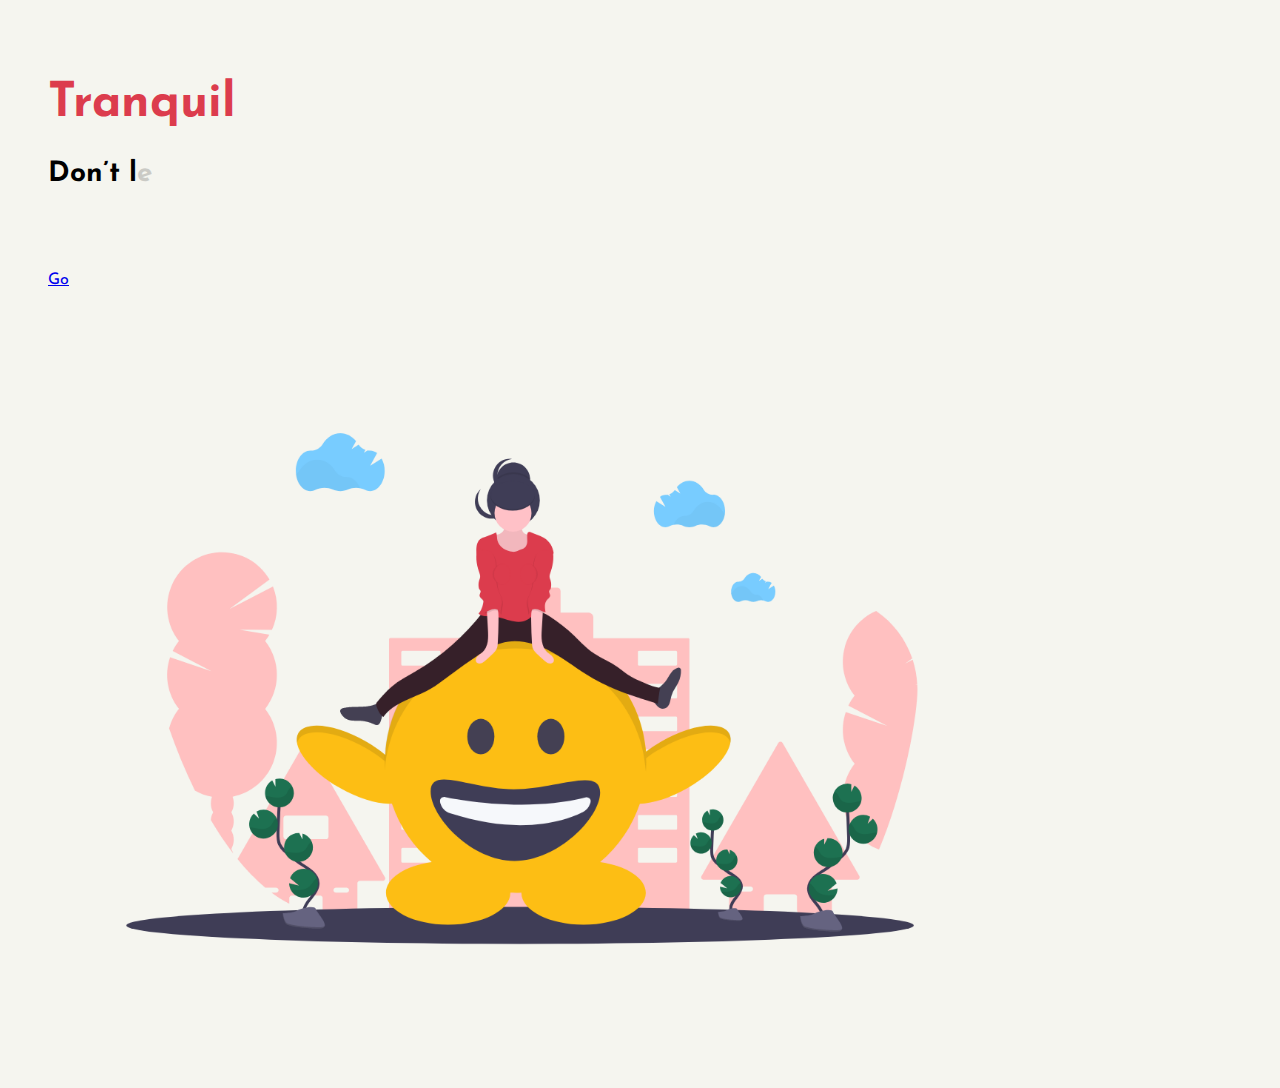
<file: index.html>
<!DOCTYPE html>
<html lang="en">

<head>
    <meta charset=utf-8>
    <meta name="viewport" content="width=device-width, initial-scale=1.0">
    <meta name="theme-color" content="#333641">
    <title>NAPP</title>
    <link rel="stylesheet" href="https://stackpath.bootstrapcdn.com/bootstrap/4.5.0/css/bootstrap.min.css" integrity="sha384-9aIt2nRpC12Uk9gS9baDl411NQApFmC26EwAOH8WgZl5MYYxFfc+NcPb1dKGj7Sk" crossorigin="anonymous">
    <link rel="stylesheet" href="css/landing.css">
    <script src="https://cdnjs.cloudflare.com/ajax/libs/jquery/3.3.1/jquery.min.js"></script>
    
</head>
<body>
    <h1>Tranquil</h1>
    <div class="row">
    <div class=" col 12 col-md-6 col-lg-6">
        <p></p> 
        <a role="button" class="btn btn-block nav-link btn-warning col-2"  href="login.html">Go</a>
    </div>
    <div class=" col-12 col-md-6 col-lg-6">
        <img src="images/LP.png" style="width: 120%; height: auto; float: right;">
        
    </div>
</div>
    <script src="js/landing.js"></script>

</body>
</html>
</file>
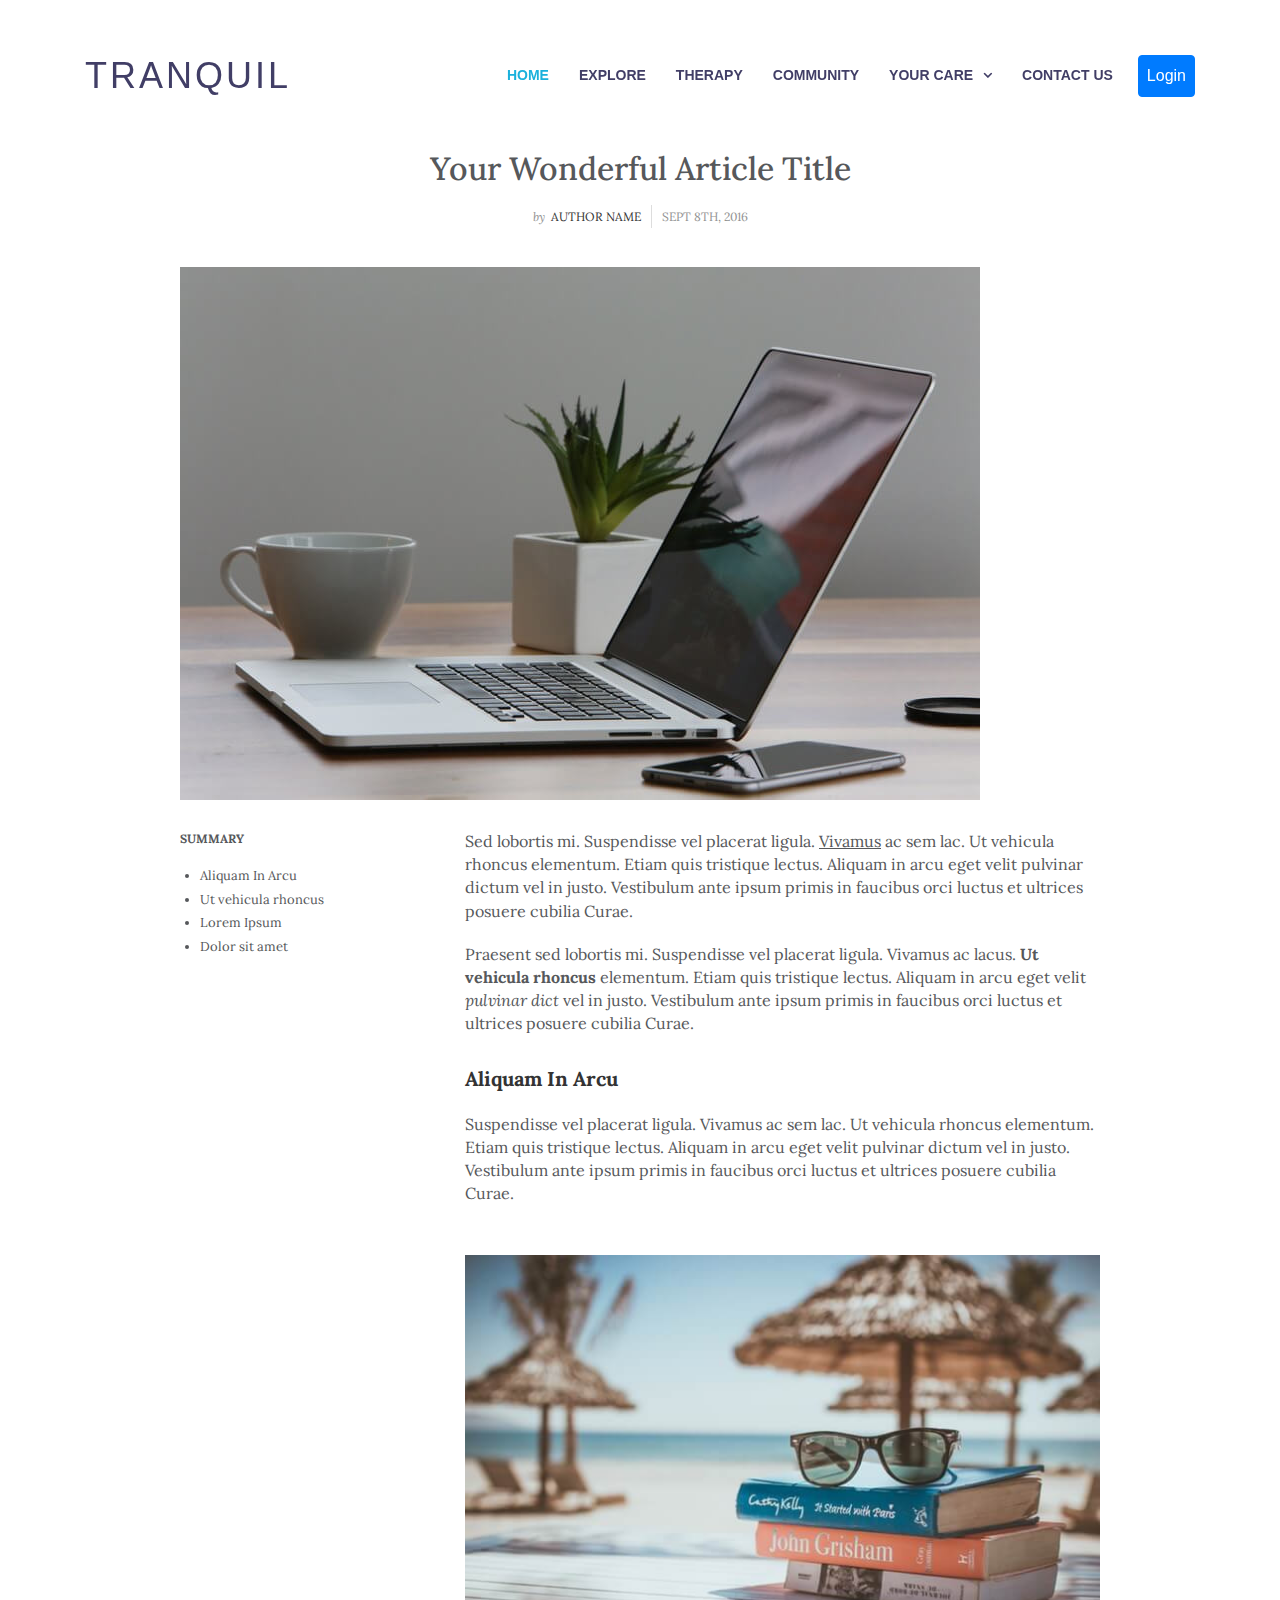
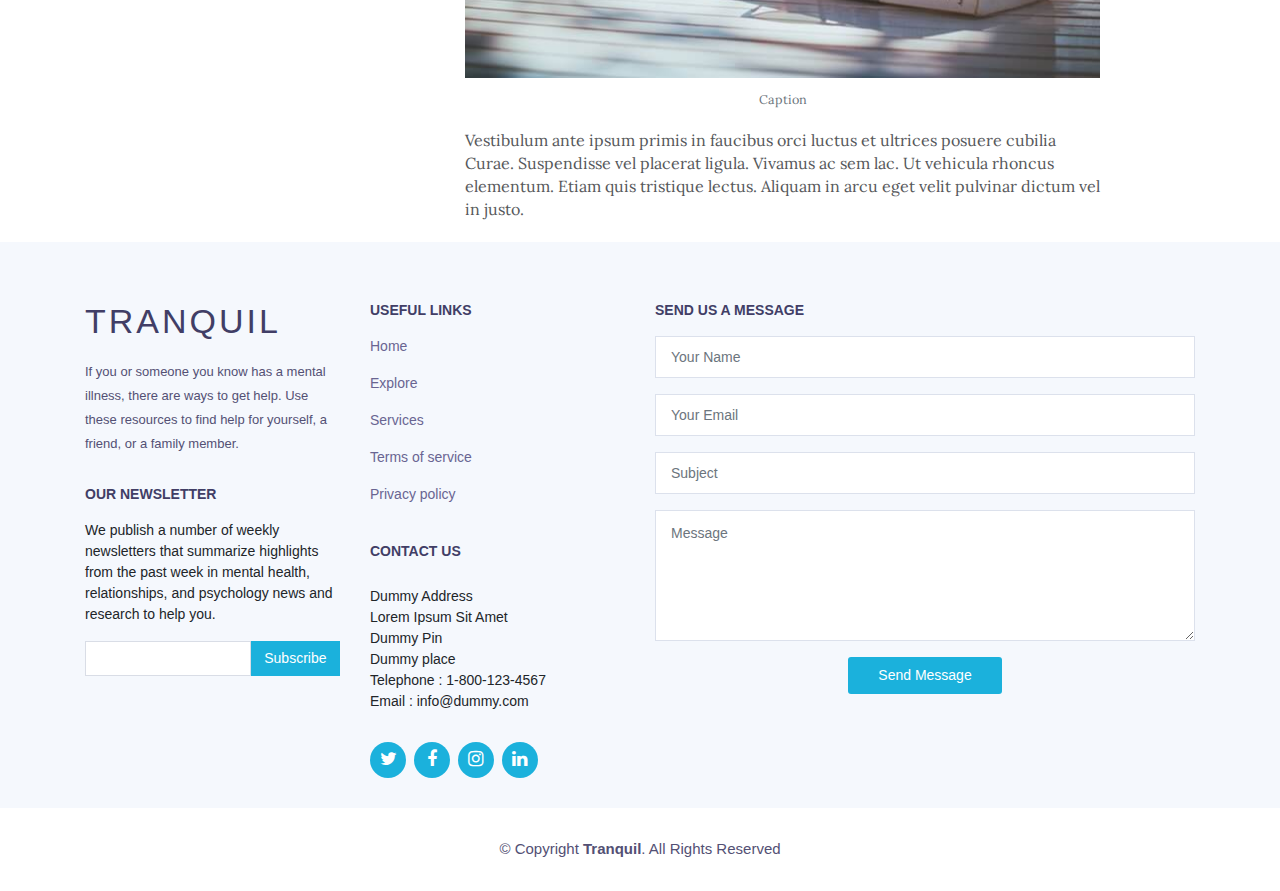
<file: Article/index.html>
<!DOCTYPE html>
<html>

<head>
    <meta charset="utf-8">
    <meta name="viewport" content="width=device-width, initial-scale=1.0, shrink-to-fit=no">
    <title>article</title>
    <link rel="stylesheet" href="assets/bootstrap/css/bootstrap.min.css">
    <link rel="stylesheet" href="https://fonts.googleapis.com/css?family=Lora">
    <link rel="stylesheet" href="assets/fonts/font-awesome.min.css">
    <link rel="stylesheet" href="assets/css/Article-Dual-Column.css">
    <link rel="stylesheet" href="assets/css/styles.css">
</head>

<body>
    <div class="article-dual-column" style="margin-top: 100px;">
        <div class="container">
            <div class="row">
                <div class="col-md-10 offset-md-1">
                    <div class="intro">
                        <h1 class="text-center">Your Wonderful Article Title</h1>
                        <p class="text-center"><span class="by">by</span> <a href="#">Author Name</a><span class="date">Sept 8th, 2016 </span></p><img class="img-fluid" src="assets/img/desk.jpg"></div>
                </div>
            </div>
            <div class="row">
                <div class="col-md-10 col-lg-3 offset-md-1">
                    <div class="toc">
                        <p>Summary</p>
                        <ul>
                            <li><a href="#">Aliquam In Arcu </a> </li>
                            <li><a href="#">Ut vehicula rhoncus</a></li>
                            <li><a href="#">Lorem Ipsum </a> </li>
                            <li><a href="#">Dolor sit amet</a> </li>
                        </ul>
                    </div>
                </div>
                <div class="col-md-10 col-lg-7 offset-md-1 offset-lg-0">
                    <div class="text">
                        <p>Sed lobortis mi. Suspendisse vel placerat ligula. <span style="text-decoration: underline;">Vivamus</span> ac sem lac. Ut vehicula rhoncus elementum. Etiam quis tristique lectus. Aliquam in arcu eget velit pulvinar dictum vel in
                            justo. Vestibulum ante ipsum primis in faucibus orci luctus et ultrices posuere cubilia Curae.</p>
                        <p>Praesent sed lobortis mi. Suspendisse vel placerat ligula. Vivamus ac lacus. <strong>Ut vehicula rhoncus</strong> elementum. Etiam quis tristique lectus. Aliquam in arcu eget velit <em>pulvinar dict</em> vel in justo. Vestibulum
                            ante ipsum primis in faucibus orci luctus et ultrices posuere cubilia Curae.</p>
                        <h2>Aliquam In Arcu </h2>
                        <p>Suspendisse vel placerat ligula. Vivamus ac sem lac. Ut vehicula rhoncus elementum. Etiam quis tristique lectus. Aliquam in arcu eget velit pulvinar dictum vel in justo. Vestibulum ante ipsum primis in faucibus orci luctus et ultrices
                            posuere cubilia Curae.</p>
                        <figure class="figure"><img class="figure-img" src="assets/img/beach.jpg">
                            <figcaption class="figure-caption">Caption</figcaption>
                        </figure>
                        <p>Vestibulum ante ipsum primis in faucibus orci luctus et ultrices posuere cubilia Curae. Suspendisse vel placerat ligula. Vivamus ac sem lac. Ut vehicula rhoncus elementum. Etiam quis tristique lectus. Aliquam in arcu eget velit
                            pulvinar dictum vel in justo.</p>
                    </div>
                </div>
            </div>
        </div>
    </div> <!-- ======= Header ======= -->
  <header id="header" class="fixed-top header-transparent">
    <div class="container d-flex align-items-center">

      <h1 class="logo mr-auto"><a href="index.html">Tranquil</a></h1>
     
      <nav class="main-nav d-none d-lg-block">
        <ul>
          <li class="active"><a href="https://vaish1601.github.io/mentalhealthtrail2/Main%20page/index.html">Home</a></li>
          <li><a href="#about">Explore</a></li>
          <li><a href="#">Therapy</a></li>
          <li><a href="#">Community</a></li>
          <li class="drop-down"><a href="">Your care</a>
            <ul>
              <li><a href="#">Your care 1</a></li>
              <li class="drop-down"><a href="#services">How can you help yourself? 2</a>
                <ul>
                  <li><a href="#services">Music </a></li>
                  <li><a href="#services">Puzzles</a></li>
                  <li><a href="#services">Breathing excercises</a></li>
                  <li><a href="#services">Visual stimulus</a></li>
                  <li><a href="#services">Beats</a></li>
                  <li><a href="#services">Drawing</a></li>

                </ul>
              </li>
              <li><a href="Explore/index.html">Explore </a></li>
              <li><a href="#">About</a></li>
              <li><a href="#team">Our team</a></li>
              <li><a href="#faq">FAQs</a></li>
            </ul>
          </li>
          <li><a href="#footer">Contact Us</a></li>
<button href="https://vaish1601.github.io/mentalhealthtrail2/" class="btn btn-primary" type="button" contenteditable="true" style="margin-left:25px;margin-top:0px; padding:8px">Login</button>
        </ul>
          
      </nav><!-- .main-nav-->

    </div>
  </header><!-- End Header -->

<!-- ======= Footer ======= -->
  <footer id="footer" class="section-bg">
    <div class="footer-top">
      <div class="container">

        <div class="row">

          <div class="col-lg-6">

            <div class="row">

              <div class="col-sm-6">

                <div class="footer-info">
                  <h3>Tranquil</h3>
                  <p>If you or someone you know has a mental illness, there are ways to get help. Use these resources to find help for yourself, a friend, or a family member.</p>
                </div>

                <div class="footer-newsletter">
                  <h4>Our Newsletter</h4>
                  <p>We publish a number of weekly newsletters that summarize highlights from the past week in mental health, relationships, and psychology news and research to help you. </p>
                  <form action="" method="post">
                    <input type="email" name="email"><input type="submit" value="Subscribe">
                  </form>
                </div>

              </div>

              <div class="col-sm-6">
                <div class="footer-links">
                  <h4>Useful Links</h4>
                  <ul>
                    <li><a href="#">Home</a></li>
                    <li><a href="#about">Explore</a></li>
                    <li><a href="#services">Services</a></li>
                    <li><a href="#">Terms of service</a></li>
                    <li><a href="#">Privacy policy</a></li>
                  </ul>
                </div>

                <div class="footer-links">
                  <h4>Contact Us</h4>
                  <p>
                    <p>
                	Dummy Address<br>
                    Lorem Ipsum Sit Amet<br>
                    Dummy Pin<br>
                    Dummy place<br>
                    Telephone : 1-800-123-4567<br>
                    Email : info@dummy.com<br>
                    </p>
            
                  </p>
                </div>

                <div class="social-links">
                  <a href="#" class="twitter"><i class="fa fa-twitter"></i></a>
                  <a href="#" class="facebook"><i class="fa fa-facebook"></i></a>
                  <a href="#" class="instagram"><i class="fa fa-instagram"></i></a>
                  <a href="#" class="linkedin"><i class="fa fa-linkedin"></i></a>
                </div>

              </div>

            </div>

          </div>

          <div class="col-lg-6">

            <div class="form">

              <h4>Send us a message</h4>
              <form action="forms/contact.php" method="post" role="form" class="php-email-form">
                <div class="form-group">
                  <input type="text" name="name" class="form-control" id="name" placeholder="Your Name" data-rule="minlen:4" data-msg="Please enter at least 4 chars">
                  <div class="validate"></div>
                </div>
                <div class="form-group">
                  <input type="email" class="form-control" name="email" id="email" placeholder="Your Email" data-rule="email" data-msg="Please enter a valid email">
                  <div class="validate"></div>
                </div>
                <div class="form-group">
                  <input type="text" class="form-control" name="subject" id="subject" placeholder="Subject" data-rule="minlen:4" data-msg="Please enter at least 8 chars of subject">
                  <div class="validate"></div>
                </div>
                <div class="form-group">
                  <textarea class="form-control" name="message" rows="5" data-rule="required" data-msg="Please write something for us" placeholder="Message"></textarea>
                  <div class="validate"></div>
                </div>

                <div class="mb-3">
                  <div class="loading">Loading</div>
                  <div class="error-message"></div>
                  <div class="sent-message">Your message has been sent. Thank you!</div>
                </div>

                <div class="text-center"><button type="submit" title="Send Message">Send Message</button></div>
              </form>

            </div>

          </div>

        </div>

      </div>
    </div>

    <div class="container">
      <div class="copyright">
        © Copyright <strong>Tranquil</strong>. All Rights Reserved
      </div>
    </div>
  </footer><!-- End  Footer -->

    <script src="assets/js/jquery.min.js"></script>
    <script src="assets/bootstrap/js/bootstrap.min.js"></script>
    <script src="assets/js/main.js"></script>
</body>

</html>
</file>
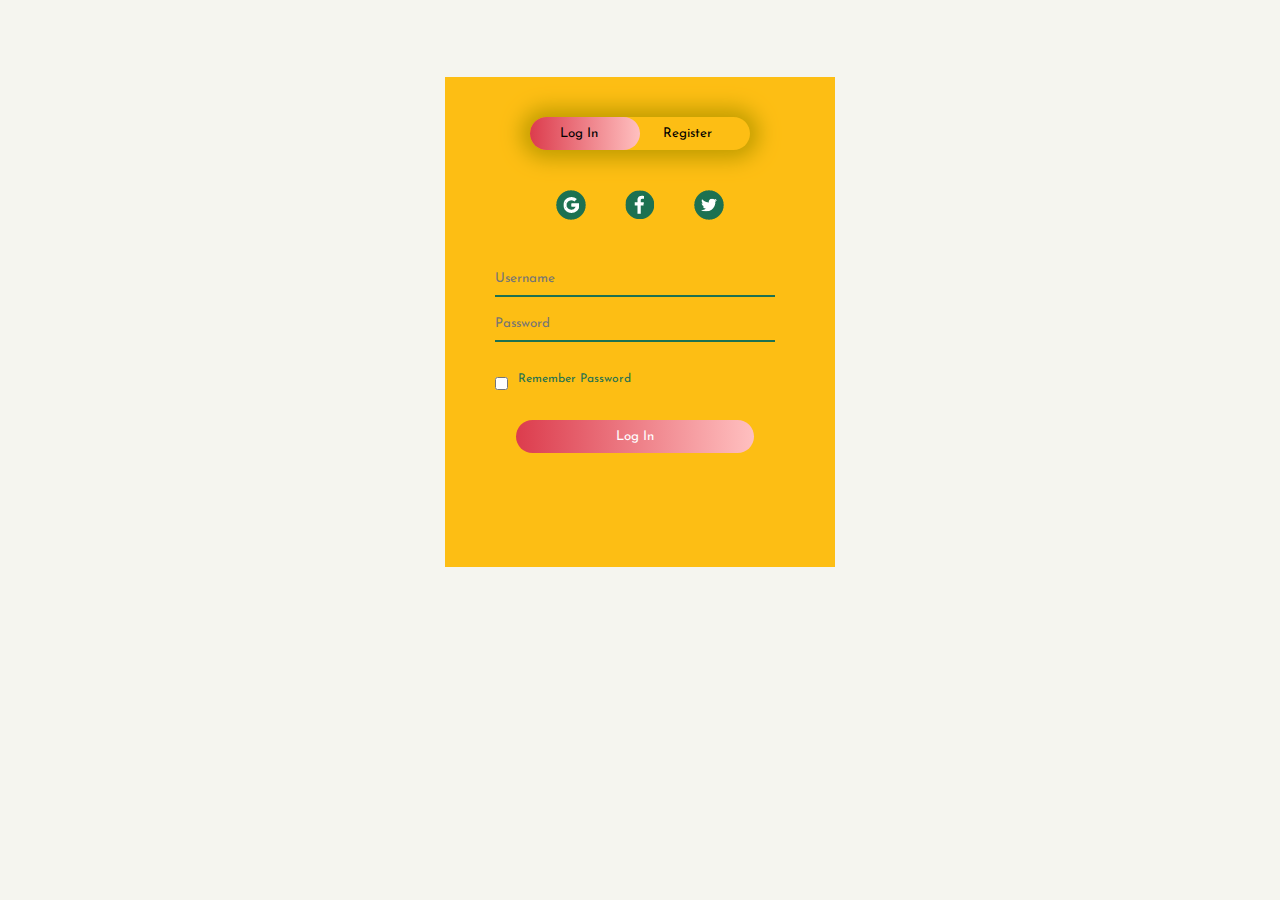
<file: login.html>
<!DOCTYPE html>
<html lang="en">

<head>
    <meta charset=utf-8>
    <meta name="viewport" content="width=device-width, initial-scale=1.0">
    <meta name="theme-color" content="#333641">
    <title>NAPP</title>
   
    <link rel="stylesheet" href="css/login.css">
    
    
</head>
<body>
    <div class="hero">
        <div class="form-box">
          <div class="div button-box">
            <div id="btn"></div>
            <button type="button" class="toggle-btn" onclick="login()">Log In</button>
            <button type="button" class="toggle-btn" onclick="register()">Register</button>
          </div>
      
          <div class="social-icons">
            <img src="images/google.png" alt="" />
            <img src="images/facebook.png" alt="" />
            <img src="images/twitter.png" alt="" />
          </div>
      
          <form id="login" class="input-group">
            <input type="text" class="input-field" placeholder="Username" required>
            <input type="text" class="input-field" placeholder="Password" required>
            <input type="checkbox" class="check-box"><span>Remember Password</span>
            <button class="submit-btn" type="submit"><a href="quizmain.html" style="color: white; text-decoration:none ;">Log In</a></button>
            
          </form>
      
          <form id="register" class="input-group">
            <input type="text" class="input-field" placeholder="Username" required>
            <input type="email" class="input-field" placeholder="Email" required>
            <input type="text" class="input-field" placeholder="Password" required>
            <input type="checkbox" class="check-box"><span>I agree to the terms & conditions</span>
            <button class="submit-btn" type="submit"><a href="quizmain.html" style="color: white; text-decoration:none ;">Register</a></button>
          </form>
         
        </div>
        
      </div>
      
      <script src="js/login.js"></script>

</body>
</html>
</file>
<file: css/landing.css>
@import url('https://fonts.googleapis.com/css2?family=Josefin+Sans:ital,wght@0,100;0,200;0,300;0,400;0,500;0,600;0,700;1,100;1,200;1,300;1,400;1,500;1,600;1,700&display=swap');
body{
  padding: 40px; 
  background-color: #f5f5ef; 
  font-family: 'Josefin Sans', sans-serif;
}
h1{ 
    font-family: 'Josefin Sans', sans-serif;
    font-size: 300%;  
    color: #dc3c4d;
}
p {
    font-family: 'Josefin Sans', sans-serif;
  font-size: 28px;
  font-weight: bold;
  width: 400px;
}
</file>
<file: Article/assets/css/Article-Dual-Column.css>
.article-dual-column {
  color: #56585b;
  background-color: #fff;
  font-family: 'Lora', serif;
  font-size: 14px;
}

.article-dual-column .intro {
  font-size: 16px;
  margin: 0 auto 30px;
}

.article-dual-column .intro h1 {
  font-size: 32px;
  margin-bottom: 15px;
  padding-top: 20px;
  line-height: 1.5;
  color: inherit;
  margin-top: 25px;
}

.article-dual-column .intro p {
  color: #929292;
  font-size: 12px;
}

.article-dual-column .intro p .by {
  font-style: italic;
}

.article-dual-column .intro p .date {
  text-transform: uppercase;
  padding: 4px 0 4px 10px;
  margin-left: 10px;
  border-left: 1px solid #ddd;
}

.article-dual-column .intro p a {
  color: #333;
  text-transform: uppercase;
  padding-left: 3px;
}

.article-dual-column .intro img {
  margin-top: 25px;
}

.article-dual-column .text p {
  margin-bottom: 20px;
  line-height: 1.45;
}

@media (min-width:768px) {
  .article-dual-column .text p {
    font-size: 16px;
  }
}

.article-dual-column .text h2 {
  margin-top: 28px;
  margin-bottom: 20px;
  line-height: 1.45;
  font-size: 16px;
  font-weight: bold;
  color: #333;
}

@media (min-width:768px) {
  .article-dual-column .text h2 {
    font-size: 20px;
  }
}

.article-dual-column .text figure {
  text-align: center;
  margin-top: 30px;
  margin-bottom: 20px;
}

.article-dual-column .text figure img {
  margin-bottom: 12px;
  max-width: 100%;
}

@media (max-width:767px) {
  .article-dual-column .toc {
    border: 1px solid #d3d3d3;
    padding: 20px 0 15px;
    margin-bottom: 20px;
    border-width: 1px 0;
  }
}

.article-dual-column .toc p {
  text-transform: uppercase;
  font-size: 12px;
  font-weight: bold;
}

.article-dual-column .toc ul {
  padding-left: 20px;
  font-size: 13px;
  margin-bottom: 0;
}

.article-dual-column .toc li {
  padding: 2px 0;
}

.article-dual-column .toc a {
  color: inherit;
}
</file>
<file: Article/assets/css/styles.css>
#footer {
  padding: 0 0 30px 0;
  font-size: 14px;
  background: #fff;
}

#footer .footer-top {
  padding: 60px 0 30px 0;
  background: #f5f8fd;
}

#footer .footer-top .footer-info {
  margin-bottom: 30px;
}

#footer .footer-top .footer-info h3 {
  font-size: 34px;
  margin: 0 0 20px 0;
  padding: 2px 0 2px 0;
  line-height: 1;
  font-family: "Montserrat", sans-serif;
  color: #413e66;
  font-weight: 400;
  letter-spacing: 3px;
  text-transform: uppercase;
}

#footer .footer-top .footer-info p {
  font-size: 13px;
  line-height: 24px;
  margin-bottom: 0;
  font-family: "Montserrat", sans-serif;
  color: #535074;
}

#footer .footer-top .social-links a {
  font-size: 18px;
  display: inline-block;
  background: #1bb1dc;
  color: #fff;
  line-height: 1;
  padding: 8px 0;
  margin-right: 4px;
  border-radius: 50%;
  text-align: center;
  width: 36px;
  height: 36px;
  transition: 0.3s;
}

#footer .footer-top .social-links a:hover {
  background: #0a98c0;
  color: #fff;
}

@media (max-width: 574px) {
  #footer .footer-top .social-links a {
    margin-bottom: 25px;
  }
}

#footer .footer-top h4 {
  font-size: 14px;
  font-weight: bold;
  color: #413e66;
  text-transform: uppercase;
  position: relative;
  padding-bottom: 10px;
}

#footer .footer-top .footer-links {
  margin-bottom: 30px;
}

#footer .footer-top .footer-links ul {
  list-style: none;
  padding: 0;
  margin: 0;
}

#footer .footer-top .footer-links ul li {
  padding: 8px 0;
}

#footer .footer-top .footer-links ul li:first-child {
  padding-top: 0;
}

#footer .footer-top .footer-links ul a {
  color: #696592;
}

#footer .footer-top .footer-links ul a:hover {
  color: #1bb1dc;
}

#footer .footer-top .footer-contact {
  margin-bottom: 30px;
}

#footer .footer-top .footer-contact p {
  line-height: 26px;
}

#footer .footer-top .footer-newsletter {
  margin-bottom: 30px;
}

#footer .footer-top .footer-newsletter input[type="email"] {
  border: 0;
  padding: 6px 8px;
  width: 65%;
  border: 1px solid #d9dde6;
}

#footer .footer-top .footer-newsletter input[type="submit"] {
  background: #1bb1dc;
  border: 1px solid #1bb1dc;
  width: 35%;
  padding: 6px 0;
  text-align: center;
  color: #fff;
  transition: 0.3s;
  cursor: pointer;
}

#footer .footer-top .footer-newsletter input[type="submit"]:hover {
  background: #0a98c0;
}

#footer .php-email-form .validate {
  display: none;
  color: red;
  margin: 0 0 15px 0;
  font-weight: 400;
  font-size: 13px;
}

#footer .php-email-form .error-message {
  display: none;
  color: #fff;
  background: #ed3c0d;
  text-align: left;
  padding: 15px;
  font-weight: 600;
}

#footer .php-email-form .error-message br + br {
  margin-top: 25px;
}

#footer .php-email-form .sent-message {
  display: none;
  color: #fff;
  background: #18d26e;
  text-align: center;
  padding: 15px;
  font-weight: 600;
}

#footer .php-email-form .loading {
  display: none;
  background: #fff;
  text-align: center;
  padding: 15px;
}

#footer .php-email-form .loading:before {
  content: "";
  display: inline-block;
  border-radius: 50%;
  width: 24px;
  height: 24px;
  margin: 0 10px -6px 0;
  border: 3px solid #18d26e;
  border-top-color: #eee;
  -webkit-animation: animate-loading 1s linear infinite;
  animation: animate-loading 1s linear infinite;
}

#footer .php-email-form input, #footer .php-email-form textarea {
  border-radius: 0;
  box-shadow: none;
  border: 1px solid #dce1ec;
  font-size: 14px;
}

#footer .php-email-form input::focus, #footer .php-email-form textarea::focus {
  background-color: #1bb1dc;
}

#footer .php-email-form input {
  padding: 20px 15px;
}

#footer .php-email-form textarea {
  padding: 12px 15px;
}

#footer .php-email-form button[type="submit"] {
  background: #1bb1dc;
  border: 0;
  border-radius: 3px;
  padding: 8px 30px;
  color: #fff;
  transition: 0.3s;
}

#footer .php-email-form button[type="submit"]:hover {
  background: #0a98c0;
  cursor: pointer;
}

@keyframes animate-loading {
  0% {
    transform: rotate(0deg);
  }
  100% {
    transform: rotate(360deg);
  }
}

#footer .copyright {
  text-align: center;
  padding-top: 30px;
  color: #535074;
  font-size: 15px;
}

#footer .credits {
  text-align: center;
  font-size: 14px;
  padding-top: 4px;
  color: #8582a8;
}

#footer .credits a {
  color: #1bb1dc;
}

#footer .credits a:hover {
  color: #0a98c0;
}

.img-fluid {
  width: 800px;
  margin: 80px;
}

@media (min-width: 576px) {
  .img-fluid {
    width: 800px;
    margin: 0px;
  }
}

.member .img-fluid {
  width: 100%;
  margin: 0;
}

.btn .btn-primary {
  margin-right: 0;
  background: #ffe6a4;
  color: rgb(4,4,4);
}

/* Desktop Navigation */

.main-nav {
}

.main-nav, .main-nav * {
  margin: 0;
  padding: 0;
  list-style: none;
}

.main-nav > ul > li {
  position: relative;
  white-space: nowrap;
  float: left;
  padding-left: 30px;
}

.main-nav a {
  display: block;
  position: relative;
  color: #413e66;
  padding: 10px 0;
  transition: 0.3s;
  font-size: 14px;
  font-family: "Open Sans", sans-serif;
  text-transform: uppercase;
  font-weight: 600;
}

.main-nav a:hover, .main-nav .active > a, .main-nav li:hover > a {
  color: #1bb1dc;
  text-decoration: none;
}

.main-nav .drop-down ul {
  display: block;
  position: absolute;
  left: 15px;
  top: calc(100% - 30px);
  z-index: 99;
  opacity: 0;
  visibility: hidden;
  padding: 10px 0;
  background: #fff;
  box-shadow: 0px 0px 30px rgba(127, 137, 161, 0.25);
  transition: ease all 0.3s;
}

.main-nav .drop-down:hover > ul {
  opacity: 1;
  top: 100%;
  visibility: visible;
}

.main-nav .drop-down li {
  min-width: 180px;
  position: relative;
}

.main-nav .drop-down ul a {
  padding: 10px 20px;
  font-size: 14px;
  font-weight: 500;
  text-transform: none;
  color: #065e77;
}

.main-nav .drop-down ul a:hover, .main-nav .drop-down ul .active > a, .main-nav .drop-down ul li:hover > a {
  color: #1bb1dc;
}

.main-nav .drop-down > a:after {
  content: "\f107";
  font-family: FontAwesome;
  padding-left: 10px;
}

.main-nav .drop-down .drop-down ul {
  top: 0;
  left: calc(100% - 30px);
}

.main-nav .drop-down .drop-down:hover > ul {
  opacity: 1;
  top: 0;
  left: 100%;
}

.main-nav .drop-down .drop-down > a {
  padding-right: 35px;
}

.main-nav .drop-down .drop-down > a:after {
  content: "\f105";
  position: absolute;
  right: 15px;
}

/* Mobile Navigation */

.mobile-nav {
  position: fixed;
  top: 0;
  bottom: 0;
  z-index: 9999;
  overflow-y: auto;
  left: -260px;
  width: 260px;
  padding-top: 18px;
  background: rgba(40, 38, 70, 0.8);
  transition: 0.4s;
}

.mobile-nav * {
  margin: 0;
  padding: 0;
  list-style: none;
}

.mobile-nav a {
  display: block;
  position: relative;
  color: #fff;
  padding: 10px 20px;
  font-weight: 500;
}

.mobile-nav a:hover, .mobile-nav .active > a, .mobile-nav li:hover > a {
  color: #8dc2fa;
  text-decoration: none;
}

.mobile-nav .drop-down > a:after {
  content: "\f078";
  font-family: FontAwesome;
  padding-left: 10px;
  position: absolute;
  right: 15px;
}

.mobile-nav .active.drop-down > a:after {
  content: "\f077";
}

.mobile-nav .drop-down > a {
  padding-right: 35px;
}

.mobile-nav .drop-down ul {
  display: none;
  overflow: hidden;
}

.mobile-nav .drop-down li {
  padding-left: 20px;
}

.mobile-nav-toggle {
  position: fixed;
  right: 0;
  top: 0;
  z-index: 9998;
  border: 0;
  background: none;
  font-size: 24px;
  transition: all 0.4s;
  outline: none !important;
  line-height: 1;
  cursor: pointer;
  text-align: right;
}

.mobile-nav-toggle i {
  margin: 18px 18px 0 0;
  color: #065e77;
}

.mobile-nav-overly {
  width: 100%;
  height: 100%;
  z-index: 9997;
  top: 0;
  left: 0;
  position: fixed;
  background: rgba(40, 38, 70, 0.8);
  overflow: hidden;
  display: none;
}

.mobile-nav-active {
  overflow: hidden;
}

.mobile-nav-active .mobile-nav {
  left: 0;
}

.mobile-nav-active .mobile-nav-toggle i {
  color: #fff;
}

#header {
  background: #fff;
  transition: all 0.5s;
  z-index: 997;
  padding: 15px 0;
  top: 40px;
}

#header.header-transparent {
  background: transparent;
}

#header.header-scrolled {
  top: 0;
  background: #fff;
  box-shadow: 0px 0px 30px rgba(127, 137, 161, 0.3);
}

#header .logo {
  font-size: 36px;
  margin: 0;
  padding: 0;
  line-height: 1;
  font-weight: 400;
  letter-spacing: 3px;
  text-transform: uppercase;
}

#header .logo a {
  color: #413e66;
}

#header .logo img {
  max-height: 40px;
}

@media (max-width: 992px) {
  #header {
    top: 0;
  }
}

@media (max-width: 992px) {
  #header .logo {
    font-size: 28px;
  }
}
</file>
<file: css/login.css>
@import url('https://fonts.googleapis.com/css2?family=Josefin+Sans:ital,wght@0,100;0,200;0,300;0,400;0,500;0,600;0,700;1,100;1,200;1,300;1,400;1,500;1,600;1,700&display=swap');
* {
    margin: 0;
    padding: 0;
    font-family: 'Josefin Sans', sans-serif;
  }
  html{
    background-color:  #f5f5ef;
      background-size: cover;
      font-family: 'Josefin Sans', sans-serif;
  }
  .hero {
    height: 100vh;
    width: 100%;
    
    background-position: center;
    background-size: cover;
    background-repeat: no-repeat;
    position: absolute;
  }
  
  .form-box {
    width: 380px;
    height: 480px;
    position: relative;
    margin: 6% auto;
    background: #fdbe14;
    padding: 5px;
    overflow: hidden;
  }
  
  .button-box {
    width: 220px;
    margin: 35px auto;
    position: relative;
    box-shadow: 0 0 20px 9px #c29e00;
    border-radius: 30px;
  }
  
  .toggle-btn {
    padding: 10px 30px;
    cursor: pointer;
    background: transparent;
    border: 0;
    outline: none;
    position: relative;
  }
  
  #btn {
    top: 0;
    left: 0;
    position: absolute;
    width: 110px;
    height: 100%;
    background: linear-gradient(to right, #dc3c4d, #ffc0c0);
    border-radius: 30px;
    transition: 0.5s;
  }
  
  .social-icons {
    margin: 30px auto;
    text-align: center;
  }
  
  .social-icons img {
    width: 40px;
    margin: 0 12px;
  }
  
  .input-group {
    top: 180px;
    position: absolute;
    width: 280px;
    transition: 0.5s;
  }
  
  .input-field {
    width: 100%;
    padding: 10px 0;
    margin: 5px 0;
    border-left: 0;
    border-top: 0;
    border-right: 0;
    border-bottom: 2px solid #1d7151;
    outline: none;
    background: transparent;
  }
  
  .submit-btn {
    width: 85%;
    padding: 10px 30px;
    cursor: pointer;
    display: block;
    margin: auto;
    background: linear-gradient(to right, #dc3c4d, #ffc0c0);
    border: 0;
    outline: none;
    border-radius: 30px;
  }
  
  .check-box {
    margin: 30px 10px 30px 0;
  }
  
  span {
    color: #1d7151;
    font-size: 12px;
    bottom: 68px;
    position: absolute;
  }
  
  #login {
    left: 50px;
  }
  
  #register {
    left: 450px;
  }
  .skip-btn{
    width: 85%;
    padding: 10px 30px;
    cursor: pointer;
    display: block;
    margin: auto;
    background: linear-gradient(to right, #dc3c4d, #ffc0c0);
    border: 0;
    outline: none;
    border-radius: 30px;
  }
</file>
